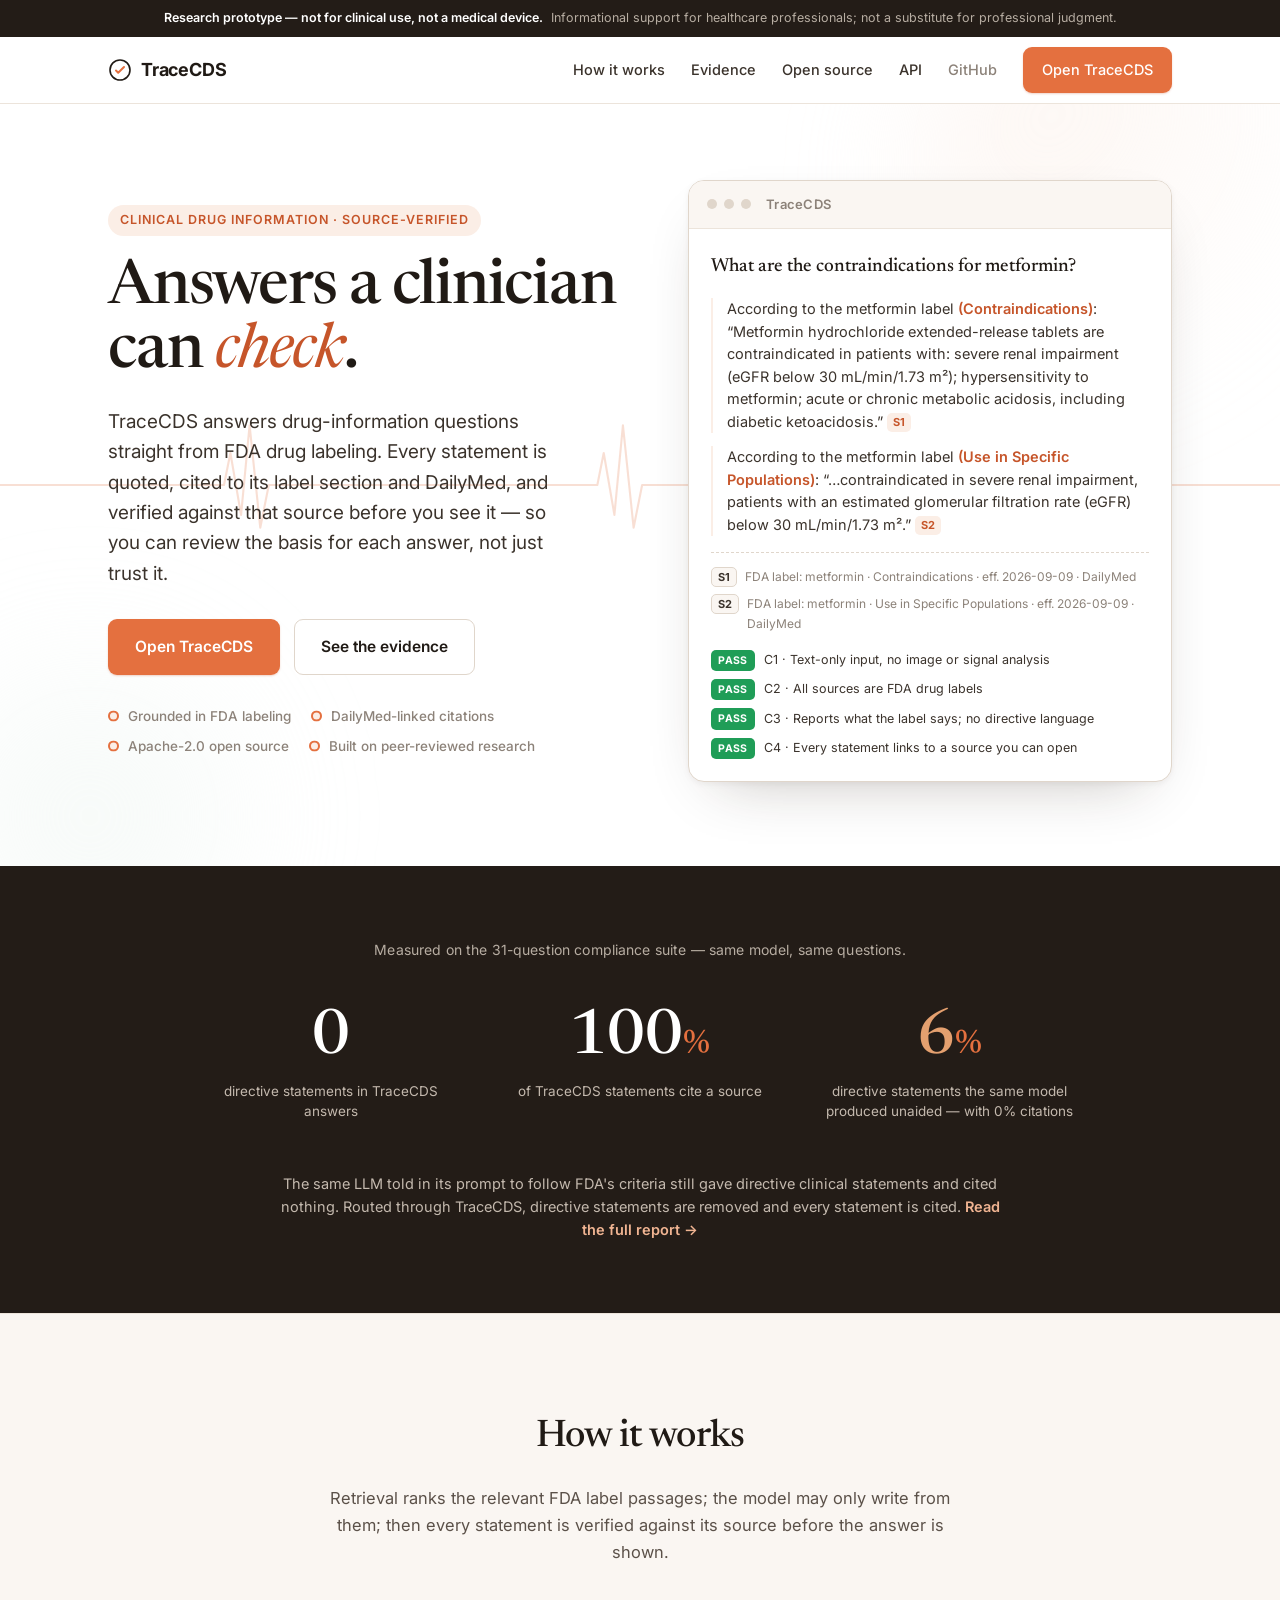
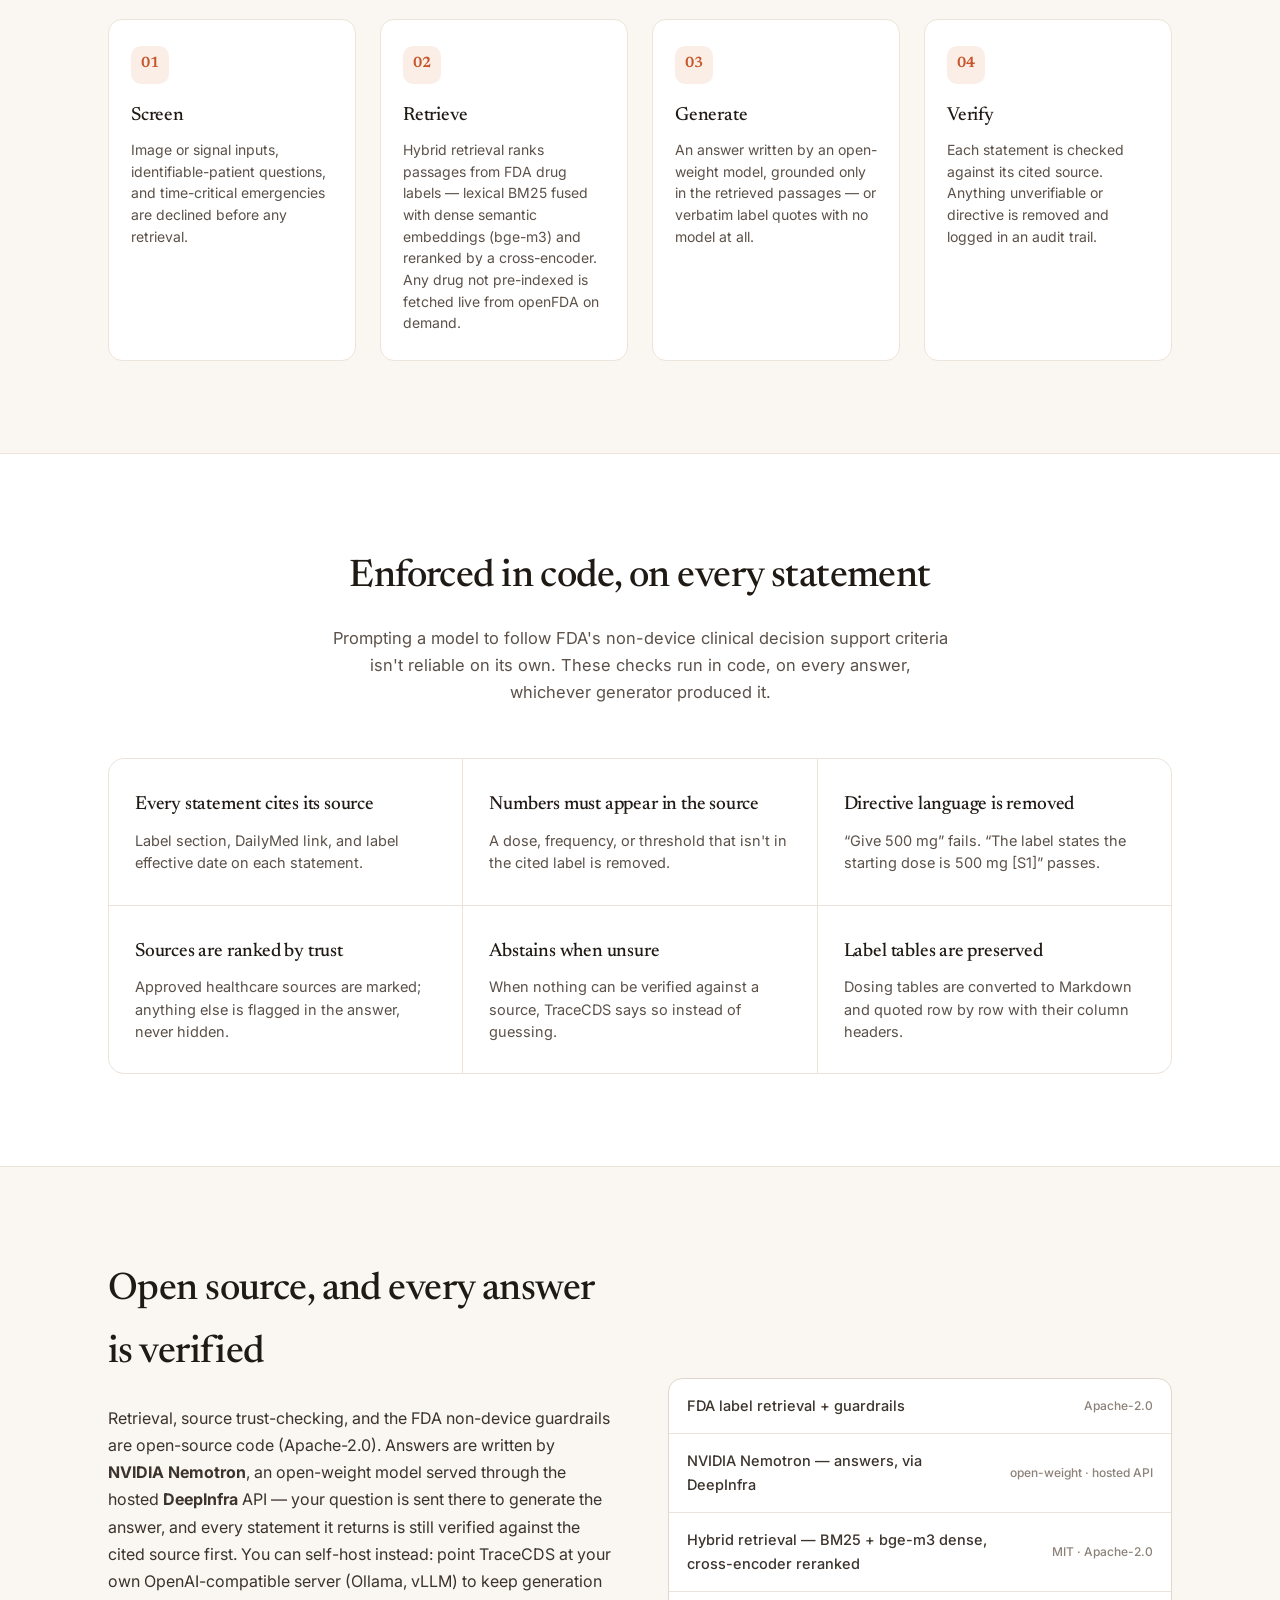
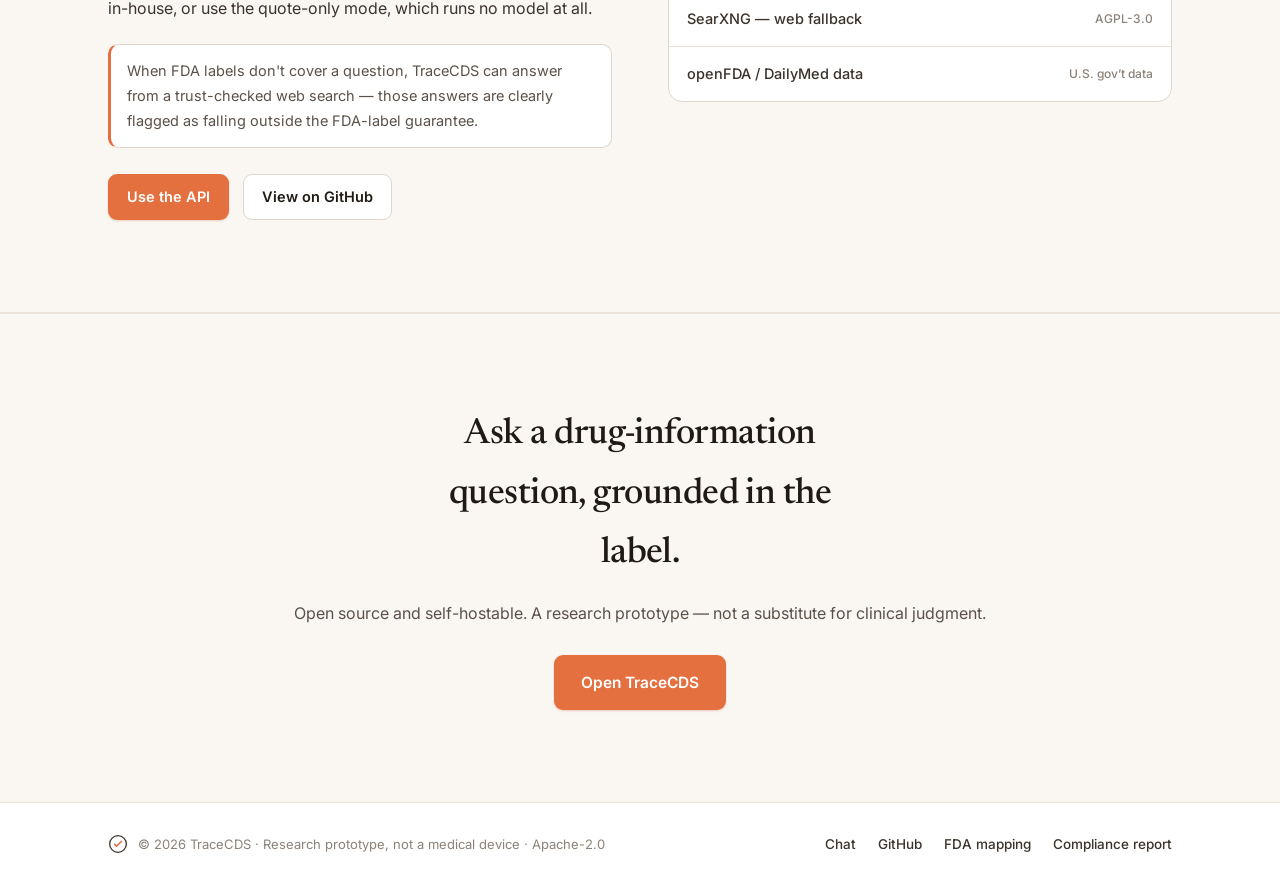
<file: site/index.html>
<!doctype html>
<html lang="en">
<head>
<meta charset="utf-8">
<meta name="viewport" content="width=device-width, initial-scale=1">
<title>TraceCDS — Source-verified clinical drug information</title>
<meta name="description" content="TraceCDS answers drug-information questions from FDA drug labeling. Every statement is quoted, cited to its label section and DailyMed, and verified against its source — built to stay within FDA's non-device clinical decision support criteria.">
<link rel="icon" href="data:image/svg+xml,%3Csvg xmlns='http://www.w3.org/2000/svg' viewBox='0 0 24 24'%3E%3Ccircle cx='12' cy='12' r='10' fill='none' stroke='%23211b16' stroke-width='1.6'/%3E%3Cpath d='M8 12.5l2.2 2.2L16 9' fill='none' stroke='%23e4703f' stroke-width='2' stroke-linecap='round' stroke-linejoin='round'/%3E%3C/svg%3E">
<link rel="preconnect" href="https://fonts.googleapis.com">
<link rel="preconnect" href="https://fonts.gstatic.com" crossorigin>
<link href="https://fonts.googleapis.com/css2?family=Inter:wght@400;500;600;700&family=Newsreader:ital,opsz,wght@0,6..72,400;0,6..72,500;0,6..72,600;1,6..72,420&display=swap" rel="stylesheet">
<link rel="stylesheet" href="styles.css?v=2">
</head>
<body>

<div class="topbar">
  <strong>Research prototype — not for clinical use, not a medical device.</strong>
  <span>Informational support for healthcare professionals; not a substitute for professional judgment.</span>
</div>

<header class="nav">
  <div class="nav-inner wrap">
    <a class="brand" href="/">
      <svg viewBox="0 0 24 24" fill="none" xmlns="http://www.w3.org/2000/svg" aria-hidden="true">
        <circle cx="12" cy="12" r="10" stroke="currentColor" stroke-width="1.6"/>
        <path d="M8 12.5l2.2 2.2L16 9" stroke="var(--accent-fill)" stroke-width="2" stroke-linecap="round" stroke-linejoin="round"/>
      </svg>
      <span>TraceCDS</span>
    </a>
    <nav class="nav-links">
      <a href="#how">How it works</a>
      <a href="#evidence">Evidence</a>
      <a href="#open">Open source</a>
      <a href="api.html">API</a>
      <a class="ghost-link" href="https://github.com/bigsleeme/trace-cds">GitHub</a>
      <a class="btn primary" href="https://chat.tracecds.com">Open TraceCDS</a>
    </nav>
  </div>
</header>

<section class="hero">
  <div class="hero-bg" aria-hidden="true">
    <span class="blob b1"></span>
    <span class="blob b2"></span>
    <svg class="ecg" viewBox="0 0 1200 160" preserveAspectRatio="xMidYMid meet">
      <path class="ecg-line" fill="none" d="M0,80 H200 l10,0 l6,-30 l10,58 l8,-84 l10,96 l8,-40 l12,0 H550
        l10,0 l6,-30 l10,58 l8,-84 l10,96 l8,-40 l12,0 H900
        l10,0 l6,-30 l10,58 l8,-84 l10,96 l8,-40 l12,0 H1250
        l10,0 l6,-30 l10,58 l8,-84 l10,96 l8,-40 l12,0 H1600"/>
    </svg>
  </div>
  <div class="wrap hero-grid">
    <div class="hero-copy">
      <span class="eyebrow">Clinical drug information · source-verified</span>
      <h1>Answers a clinician can <em>check</em>.</h1>
      <p class="lede">
        TraceCDS answers drug-information questions straight from FDA drug labeling. Every
        statement is quoted, cited to its label section and DailyMed, and verified against that
        source before you see it — so you can review the basis for each answer, not just trust it.
      </p>
      <div class="cta-row">
        <a class="btn primary lg" href="https://chat.tracecds.com">Open TraceCDS</a>
        <a class="btn outline lg" href="#evidence">See the evidence</a>
      </div>
      <ul class="trust-row">
        <li>Grounded in FDA labeling</li>
        <li>DailyMed-linked citations</li>
        <li>Apache-2.0 open source</li>
        <li>Built on peer-reviewed research</li>
      </ul>
    </div>

    <figure class="answer-card" aria-label="Example TraceCDS answer">
      <div class="ac-head">
        <span class="dot"></span><span class="dot"></span><span class="dot"></span>
        <span class="ac-title">TraceCDS</span>
      </div>
      <div class="ac-body">
        <p class="ac-q">What are the contraindications for metformin?</p>
        <p class="ac-stmt">
          According to the metformin label <span class="ac-sec">(Contraindications)</span>:
          “Metformin hydrochloride extended-release tablets are contraindicated in patients with:
          severe renal impairment (eGFR below 30 mL/min/1.73 m²); hypersensitivity to metformin;
          acute or chronic metabolic acidosis, including diabetic ketoacidosis.” <span class="cite">S1</span>
        </p>
        <p class="ac-stmt">
          According to the metformin label <span class="ac-sec">(Use in Specific Populations)</span>:
          “…contraindicated in severe renal impairment, patients with an estimated glomerular
          filtration rate (eGFR) below 30 mL/min/1.73 m².” <span class="cite">S2</span>
        </p>
        <div class="ac-sources">
          <div><span class="src-badge">S1</span> FDA label: metformin · Contraindications · eff. 2026-09-09 · DailyMed</div>
          <div><span class="src-badge">S2</span> FDA label: metformin · Use in Specific Populations · eff. 2026-09-09 · DailyMed</div>
        </div>
        <div class="ac-checks">
          <div><span class="pass">PASS</span> C1 · Text-only input, no image or signal analysis</div>
          <div><span class="pass">PASS</span> C2 · All sources are FDA drug labels</div>
          <div><span class="pass">PASS</span> C3 · Reports what the label says; no directive language</div>
          <div><span class="pass">PASS</span> C4 · Every statement links to a source you can open</div>
        </div>
      </div>
    </figure>
  </div>
</section>

<section class="stats" id="evidence">
  <div class="wrap">
    <p class="stats-kicker">Measured on the 31-question compliance suite — same model, same questions.</p>
    <div class="stat-grid">
      <div class="stat">
        <span class="num">0</span>
        <span class="lbl">directive statements in TraceCDS answers</span>
      </div>
      <div class="stat">
        <span class="num">100<span class="pct">%</span></span>
        <span class="lbl">of TraceCDS statements cite a source</span>
      </div>
      <div class="stat contrast">
        <span class="num">6<span class="pct">%</span></span>
        <span class="lbl">directive statements the same model produced unaided — with 0% citations</span>
      </div>
    </div>
    <p class="stats-foot">
      The same LLM told in its prompt to follow FDA's criteria still gave directive clinical
      statements and cited nothing. Routed through TraceCDS, directive statements are removed and
      every statement is cited. <a href="https://github.com/bigsleeme/trace-cds/blob/main/docs/compliance_results.md">Read the full report →</a>
    </p>
  </div>
</section>

<section id="how" class="band">
  <div class="wrap">
    <h2 class="sec-title">How it works</h2>
    <p class="sec-sub">
      Retrieval ranks the relevant FDA label passages; the model may only write from them; then
      every statement is verified against its source before the answer is shown.
    </p>
    <ol class="flow">
      <li class="step">
        <span class="step-n">01</span>
        <h3>Screen</h3>
        <p>Image or signal inputs, identifiable-patient questions, and time-critical emergencies are declined before any retrieval.</p>
      </li>
      <li class="step">
        <span class="step-n">02</span>
        <h3>Retrieve</h3>
        <p>Hybrid retrieval ranks passages from FDA drug labels — lexical BM25 fused with dense semantic embeddings (bge-m3) and reranked by a cross-encoder. Any drug not pre-indexed is fetched live from openFDA on demand.</p>
      </li>
      <li class="step">
        <span class="step-n">03</span>
        <h3>Generate</h3>
        <p>An answer written by an open-weight model, grounded only in the retrieved passages — or verbatim label quotes with no model at all.</p>
      </li>
      <li class="step">
        <span class="step-n">04</span>
        <h3>Verify</h3>
        <p>Each statement is checked against its cited source. Anything unverifiable or directive is removed and logged in an audit trail.</p>
      </li>
    </ol>
  </div>
</section>

<section>
  <div class="wrap">
    <h2 class="sec-title">Enforced in code, on every statement</h2>
    <p class="sec-sub">
      Prompting a model to follow FDA's non-device clinical decision support criteria isn't
      reliable on its own. These checks run in code, on every answer, whichever generator produced it.
    </p>
    <div class="feat-grid">
      <div class="feat"><h3>Every statement cites its source</h3><p>Label section, DailyMed link, and label effective date on each statement.</p></div>
      <div class="feat"><h3>Numbers must appear in the source</h3><p>A dose, frequency, or threshold that isn't in the cited label is removed.</p></div>
      <div class="feat"><h3>Directive language is removed</h3><p>“Give 500 mg” fails. “The label states the starting dose is 500 mg [S1]” passes.</p></div>
      <div class="feat"><h3>Sources are ranked by trust</h3><p>Approved healthcare sources are marked; anything else is flagged in the answer, never hidden.</p></div>
      <div class="feat"><h3>Abstains when unsure</h3><p>When nothing can be verified against a source, TraceCDS says so instead of guessing.</p></div>
      <div class="feat"><h3>Label tables are preserved</h3><p>Dosing tables are converted to Markdown and quoted row by row with their column headers.</p></div>
    </div>
  </div>
</section>

<section id="open" class="band">
  <div class="wrap open-grid">
    <div class="open-copy">
      <h2 class="sec-title left">Open source, and every answer is verified</h2>
      <p>
        Retrieval, source trust-checking, and the FDA non-device guardrails are open-source code
        (Apache-2.0). Answers are written by <strong>NVIDIA Nemotron</strong>, an open-weight model
        served through the hosted <strong>DeepInfra</strong> API — your question is sent there to
        generate the answer, and every statement it returns is still verified against the cited
        source first. You can self-host instead: point TraceCDS at your own OpenAI-compatible
        server (Ollama, vLLM) to keep generation in-house, or use the quote-only mode, which runs no
        model at all.
      </p>
      <p class="caveat">
        When FDA labels don't cover a question, TraceCDS can answer from a trust-checked web
        search — those answers are clearly flagged as falling outside the FDA-label guarantee.
      </p>
      <div class="cta-row" style="margin-top:26px">
        <a class="btn primary" href="api.html">Use the API</a>
        <a class="btn outline" href="https://github.com/bigsleeme/trace-cds">View on GitHub</a>
      </div>
    </div>
    <div class="stack">
      <div class="stack-row"><span>FDA label retrieval + guardrails</span><span class="lic">Apache-2.0</span></div>
      <div class="stack-row"><span>NVIDIA Nemotron — answers, via DeepInfra</span><span class="lic">open-weight · hosted API</span></div>
      <div class="stack-row"><span>Hybrid retrieval — BM25 + bge-m3 dense, cross-encoder reranked</span><span class="lic">MIT · Apache-2.0</span></div>
      <div class="stack-row"><span>SearXNG — web fallback</span><span class="lic">AGPL-3.0</span></div>
      <div class="stack-row"><span>openFDA / DailyMed data</span><span class="lic">U.S. gov’t data</span></div>
    </div>
  </div>
</section>

<section class="final">
  <div class="wrap">
    <h2>Ask a drug-information question, grounded in the label.</h2>
    <p>Open source and self-hostable. A research prototype — not a substitute for clinical judgment.</p>
    <a class="btn primary lg" href="https://chat.tracecds.com">Open TraceCDS</a>
  </div>
</section>

<footer>
  <div class="wrap foot-inner">
    <div class="foot-brand">
      <svg viewBox="0 0 24 24" fill="none" xmlns="http://www.w3.org/2000/svg" aria-hidden="true">
        <circle cx="12" cy="12" r="10" stroke="currentColor" stroke-width="1.6"/>
        <path d="M8 12.5l2.2 2.2L16 9" stroke="var(--accent-fill)" stroke-width="2" stroke-linecap="round" stroke-linejoin="round"/>
      </svg>
      <span>© 2026 TraceCDS · Research prototype, not a medical device · Apache-2.0</span>
    </div>
    <div class="foot-links">
      <a href="https://chat.tracecds.com">Chat</a>
      <a href="https://github.com/bigsleeme/trace-cds">GitHub</a>
      <a href="https://github.com/bigsleeme/trace-cds/blob/main/docs/fda_cds_mapping.md">FDA mapping</a>
      <a href="https://github.com/bigsleeme/trace-cds/blob/main/docs/compliance_results.md">Compliance report</a>
    </div>
  </div>
</footer>

<script>
// Local testing: the chat app runs on its own port instead of chat.tracecds.com.
if (["localhost", "127.0.0.1"].includes(location.hostname)) {
  document.querySelectorAll('a[href="https://chat.tracecds.com"]').forEach(function (a) {
    a.href = "http://localhost:7860";
  });
}
// Tasteful scroll-reveal; only when motion is allowed, never hides content for no-JS/crawlers.
(function () {
  if (window.matchMedia("(prefers-reduced-motion: reduce)").matches) return;
  if (!("IntersectionObserver" in window)) return;
  function prep(el, i) { el.classList.add("reveal"); el.style.transitionDelay = Math.min(i, 6) * 60 + "ms"; }
  document.querySelectorAll(".flow, .feat-grid, .stat-grid, .stack").forEach(function (g) {
    [].slice.call(g.children).forEach(prep);
  });
  [".hero-copy", ".answer-card"].forEach(function (s, i) { var el = document.querySelector(s); if (el) prep(el, i); });
  var io = new IntersectionObserver(function (es) {
    es.forEach(function (e) { if (e.isIntersecting) { e.target.classList.add("in"); io.unobserve(e.target); } });
  }, { threshold: 0.12, rootMargin: "0px 0px -40px 0px" });
  document.querySelectorAll(".reveal").forEach(function (el) { io.observe(el); });
})();
</script>
</body>
</html>
</file>
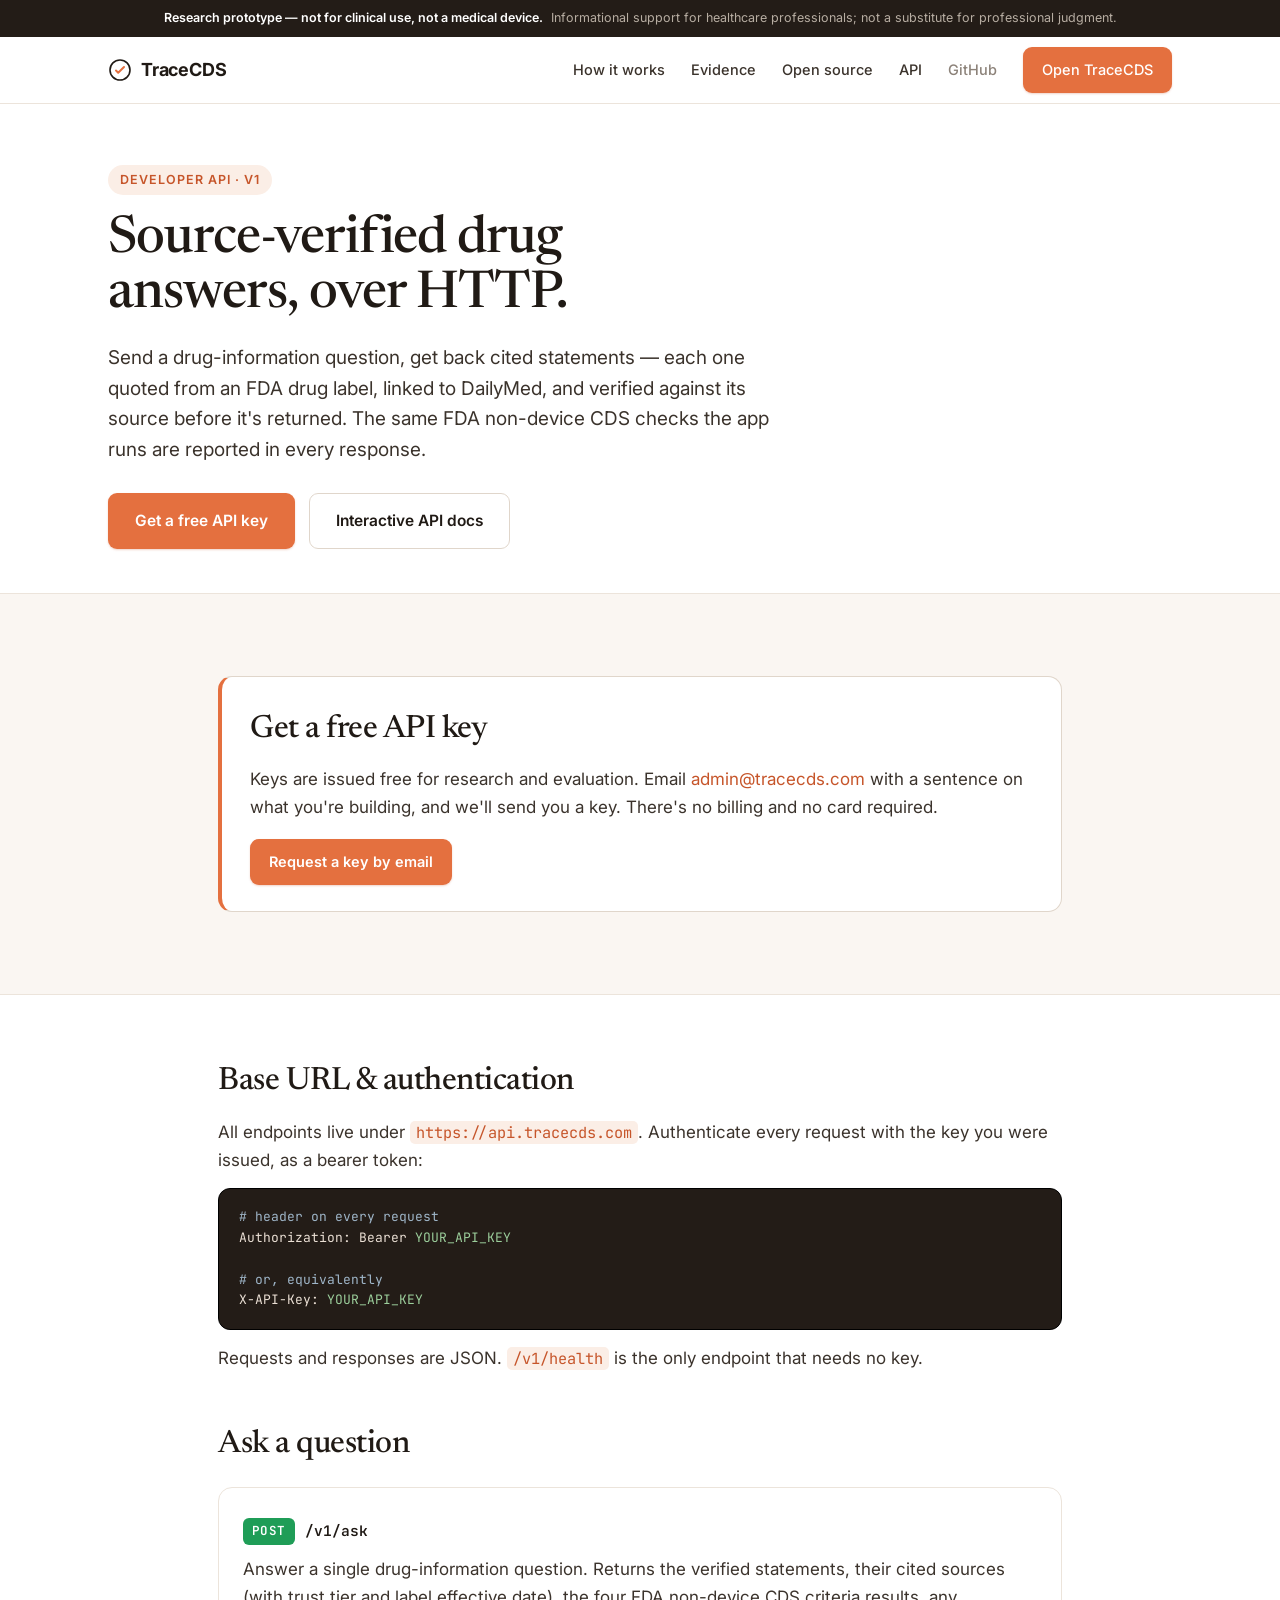
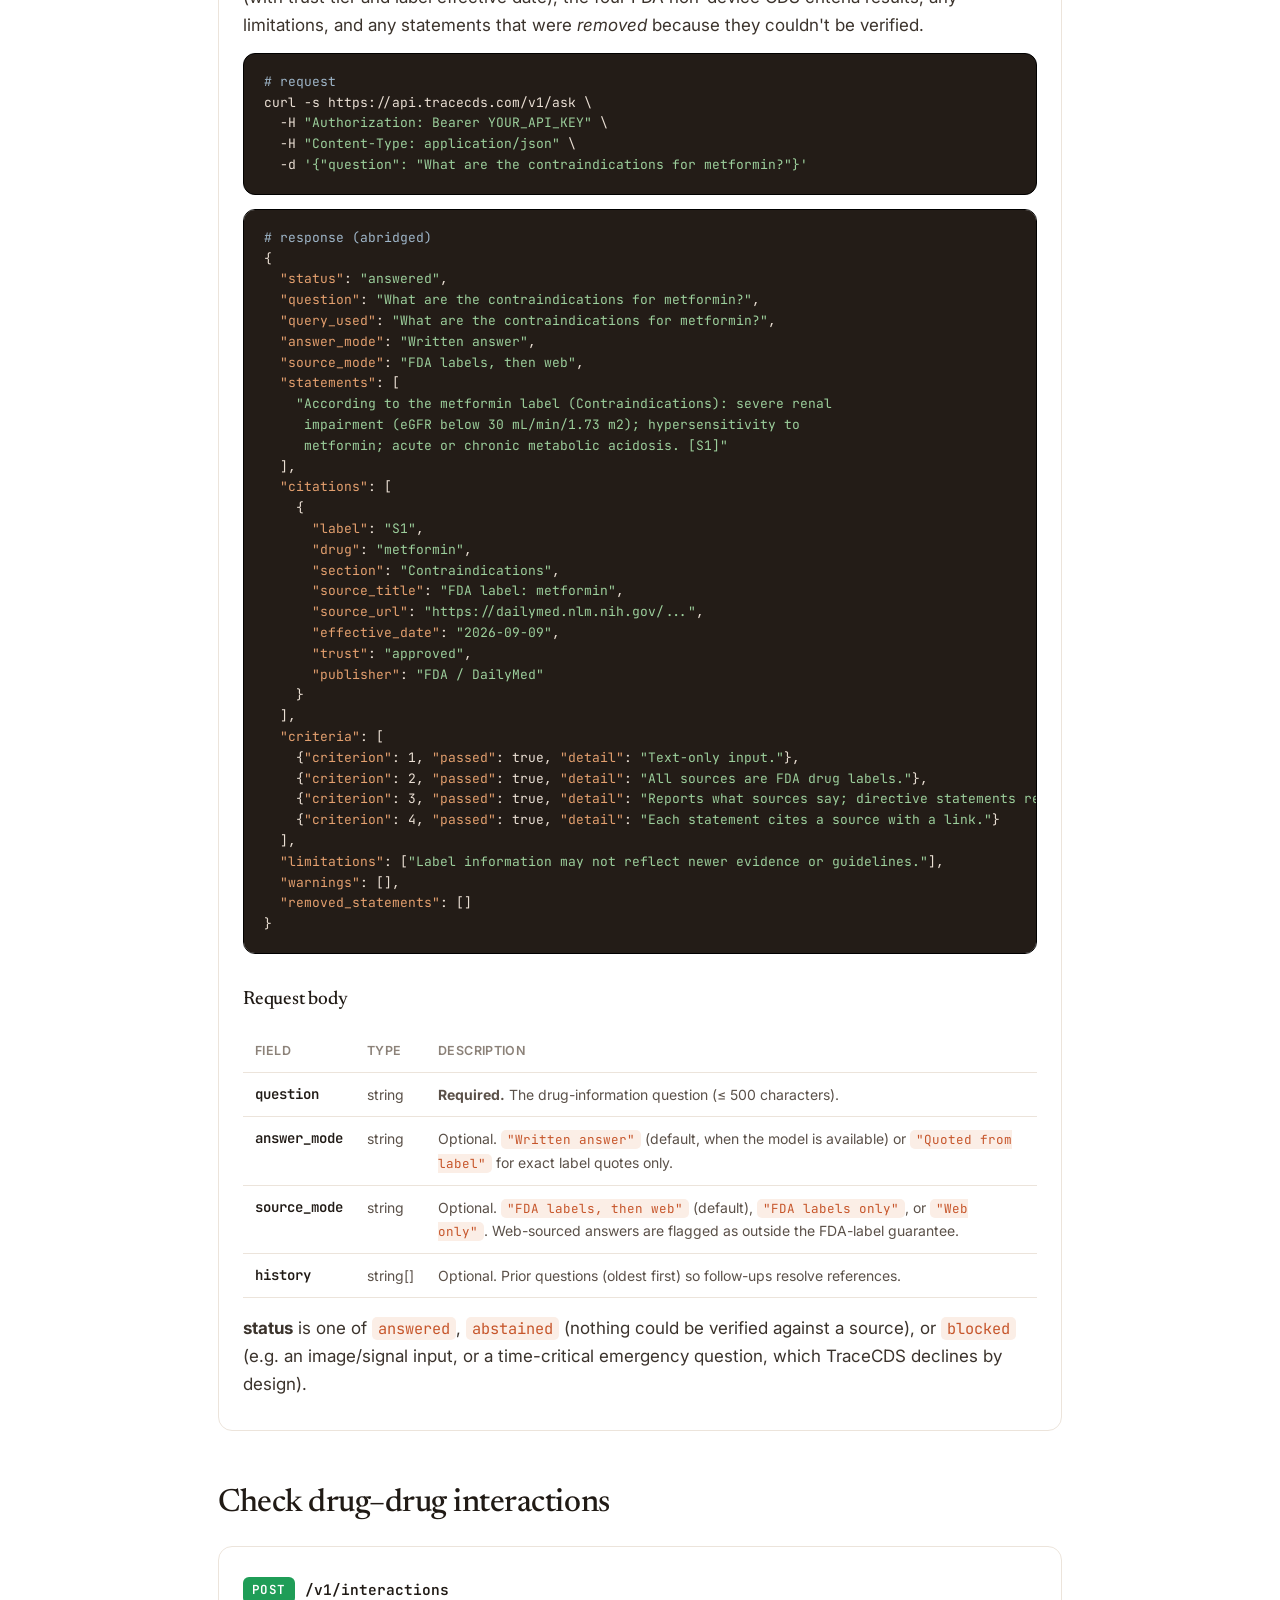
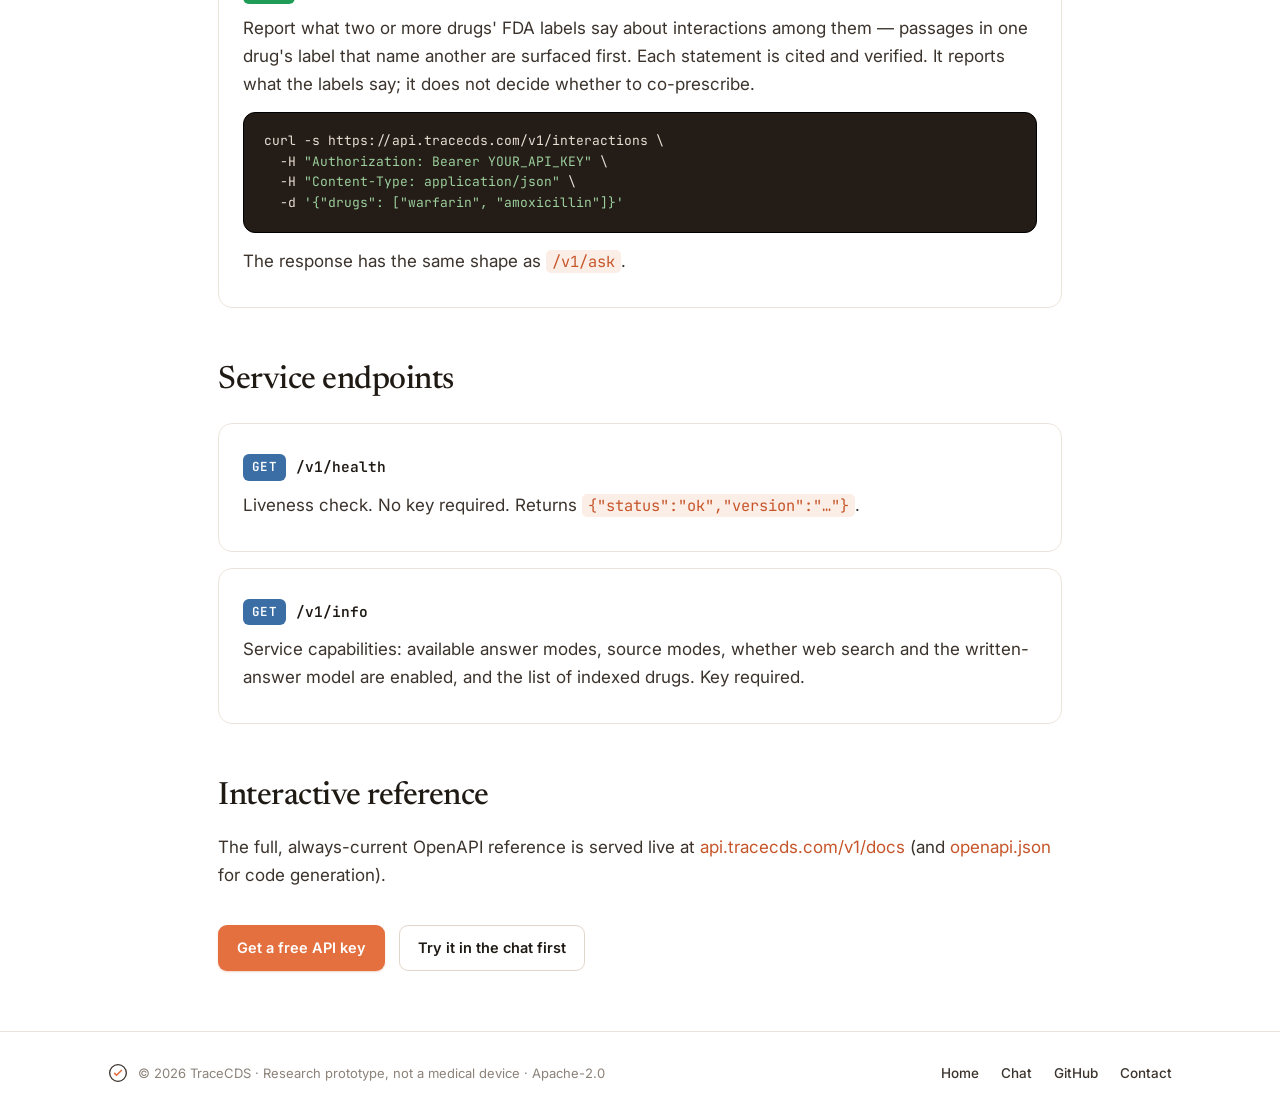
<file: site/api.html>
<!doctype html>
<html lang="en">
<head>
<meta charset="utf-8">
<meta name="viewport" content="width=device-width, initial-scale=1">
<title>TraceCDS API — Source-verified drug information for developers</title>
<meta name="description" content="The TraceCDS API returns source-checked, FDA-label-cited answers to drug-information questions. Get a free API key and start in minutes.">
<link rel="icon" href="data:image/svg+xml,%3Csvg xmlns='http://www.w3.org/2000/svg' viewBox='0 0 24 24'%3E%3Ccircle cx='12' cy='12' r='10' fill='none' stroke='%23211b16' stroke-width='1.6'/%3E%3Cpath d='M8 12.5l2.2 2.2L16 9' fill='none' stroke='%23e4703f' stroke-width='2' stroke-linecap='round' stroke-linejoin='round'/%3E%3C/svg%3E">
<link rel="preconnect" href="https://fonts.googleapis.com">
<link rel="preconnect" href="https://fonts.gstatic.com" crossorigin>
<link href="https://fonts.googleapis.com/css2?family=Inter:wght@400;500;600;700&family=Newsreader:ital,opsz,wght@0,6..72,400;0,6..72,500;0,6..72,600;1,6..72,420&display=swap" rel="stylesheet">
<link href="https://fonts.googleapis.com/css2?family=JetBrains+Mono:wght@400;500;600&display=swap" rel="stylesheet">
<link rel="stylesheet" href="styles.css">
<style>
  .api-hero{padding:60px 0 44px}
  .api-hero .eyebrow{margin-bottom:18px}
  .api-hero h1{font-size:clamp(34px,4.6vw,52px);line-height:1.06;letter-spacing:-.02em;max-width:17ch}
  .api-hero .lede{margin:20px 0 28px;max-width:56ch}
  .doc{padding:60px 0}
  .doc h2{font-size:clamp(24px,3vw,32px);letter-spacing:-.015em;margin-bottom:10px}
  .doc h3{font-size:19px;margin:30px 0 10px}
  .doc p{margin:10px 0;color:var(--ink-2)}
  .doc ul{color:var(--ink-2);padding-left:20px;margin:12px 0}
  .doc li{margin:6px 0}
  .lead-row{display:flex;gap:10px;flex-wrap:wrap;align-items:center;margin:8px 0 2px}
  .method{font-family:var(--mono);font-size:12.5px;font-weight:600;color:#fff;background:var(--ok);
    border-radius:6px;padding:3px 9px;letter-spacing:.03em}
  .method.get{background:#3a6ea5}
  .path{font-family:var(--mono);font-size:14.5px;color:var(--ink);font-weight:600}
  pre{background:var(--ink-band);color:#eadfd4;border-radius:12px;padding:18px 20px;overflow-x:auto;
    font-family:var(--mono);font-size:13px;line-height:1.6;margin:14px 0;border:1px solid #000}
  pre .c{color:#9fb6c9}            /* comment / url */
  pre .k{color:#e4a06f}            /* key */
  pre .s{color:#9ccf9c}            /* string */
  code.inline{font-family:var(--mono);font-size:.9em;background:var(--accent-soft);color:var(--accent);
    border-radius:5px;padding:1px 6px}
  .key-card{background:#fff;border:1px solid var(--line-2);border-left:4px solid var(--accent-fill);
    border-radius:14px;padding:26px 28px;margin:22px 0}
  .key-card h2{margin-top:0}
  .key-card .btn{margin-top:8px}
  table.params{width:100%;border-collapse:collapse;margin:16px 0;font-size:14px}
  table.params th,table.params td{text-align:left;padding:10px 12px;border-bottom:1px solid var(--line);vertical-align:top}
  table.params th{color:var(--muted);font-weight:600;font-size:12.5px;letter-spacing:.03em;text-transform:uppercase}
  table.params td:first-child{font-family:var(--mono);color:var(--ink);font-weight:600;white-space:nowrap}
  .ep{border:1px solid var(--line);border-radius:14px;padding:22px 24px;margin:16px 0;background:#fff}
  .doc .wrap{max-width:900px}
  :root{--mono:"JetBrains Mono",ui-monospace,SFMono-Regular,Menlo,Consolas,monospace}
</style>
</head>
<body>

<div class="topbar">
  <strong>Research prototype — not for clinical use, not a medical device.</strong>
  <span>Informational support for healthcare professionals; not a substitute for professional judgment.</span>
</div>

<header class="nav">
  <div class="nav-inner wrap">
    <a class="brand" href="/">
      <svg viewBox="0 0 24 24" fill="none" xmlns="http://www.w3.org/2000/svg" aria-hidden="true">
        <circle cx="12" cy="12" r="10" stroke="currentColor" stroke-width="1.6"/>
        <path d="M8 12.5l2.2 2.2L16 9" stroke="var(--accent-fill)" stroke-width="2" stroke-linecap="round" stroke-linejoin="round"/>
      </svg>
      <span>TraceCDS</span>
    </a>
    <nav class="nav-links">
      <a href="/#how">How it works</a>
      <a href="/#evidence">Evidence</a>
      <a href="/#open">Open source</a>
      <a href="api.html">API</a>
      <a class="ghost-link" href="https://github.com/bigsleeme/trace-cds">GitHub</a>
      <a class="btn primary" href="https://chat.tracecds.com">Open TraceCDS</a>
    </nav>
  </div>
</header>

<section class="api-hero">
  <div class="wrap">
    <span class="eyebrow">Developer API · v1</span>
    <h1>Source-verified drug answers, over HTTP.</h1>
    <p class="lede">
      Send a drug-information question, get back cited statements — each one quoted from an FDA
      drug label, linked to DailyMed, and verified against its source before it's returned. The
      same FDA non-device CDS checks the app runs are reported in every response.
    </p>
    <div class="cta-row">
      <a class="btn primary lg" href="#key">Get a free API key</a>
      <a class="btn outline lg" href="https://api.tracecds.com/v1/docs">Interactive API docs</a>
    </div>
  </div>
</section>

<section class="doc band" id="key">
  <div class="wrap">
    <div class="key-card">
      <h2>Get a free API key</h2>
      <p>
        Keys are issued free for research and evaluation. Email
        <a href="mailto:admin@tracecds.com?subject=TraceCDS%20API%20key%20request">admin@tracecds.com</a>
        with a sentence on what you're building, and we'll send you a key. There's no billing and no
        card required.
      </p>
      <a class="btn primary" href="mailto:admin@tracecds.com?subject=TraceCDS%20API%20key%20request&body=Hi%2C%20I%27d%20like%20a%20free%20TraceCDS%20API%20key.%20I%27m%20building%3A%20">Request a key by email</a>
    </div>
  </div>
</section>

<section class="doc">
  <div class="wrap">
    <h2>Base URL &amp; authentication</h2>
    <p>All endpoints live under <code class="inline">https://api.tracecds.com</code>. Authenticate every
      request with the key you were issued, as a bearer token:</p>
<pre><span class="c"># header on every request</span>
Authorization: Bearer <span class="s">YOUR_API_KEY</span>

<span class="c"># or, equivalently</span>
X-API-Key: <span class="s">YOUR_API_KEY</span></pre>
    <p>Requests and responses are JSON. <code class="inline">/v1/health</code> is the only endpoint that
      needs no key.</p>

    <h2 style="margin-top:46px">Ask a question</h2>
    <div class="ep">
      <div class="lead-row"><span class="method">POST</span><span class="path">/v1/ask</span></div>
      <p>Answer a single drug-information question. Returns the verified statements, their cited sources
        (with trust tier and label effective date), the four FDA non-device CDS criteria results, any
        limitations, and any statements that were <em>removed</em> because they couldn't be verified.</p>
<pre><span class="c"># request</span>
curl -s https://api.tracecds.com/v1/ask \
  -H <span class="s">"Authorization: Bearer YOUR_API_KEY"</span> \
  -H <span class="s">"Content-Type: application/json"</span> \
  -d <span class="s">'{"question": "What are the contraindications for metformin?"}'</span></pre>
<pre><span class="c"># response (abridged)</span>
{
  <span class="k">"status"</span>: <span class="s">"answered"</span>,
  <span class="k">"question"</span>: <span class="s">"What are the contraindications for metformin?"</span>,
  <span class="k">"query_used"</span>: <span class="s">"What are the contraindications for metformin?"</span>,
  <span class="k">"answer_mode"</span>: <span class="s">"Written answer"</span>,
  <span class="k">"source_mode"</span>: <span class="s">"FDA labels, then web"</span>,
  <span class="k">"statements"</span>: [
    <span class="s">"According to the metformin label (Contraindications): severe renal</span>
<span class="s">     impairment (eGFR below 30 mL/min/1.73 m2); hypersensitivity to</span>
<span class="s">     metformin; acute or chronic metabolic acidosis. [S1]"</span>
  ],
  <span class="k">"citations"</span>: [
    {
      <span class="k">"label"</span>: <span class="s">"S1"</span>,
      <span class="k">"drug"</span>: <span class="s">"metformin"</span>,
      <span class="k">"section"</span>: <span class="s">"Contraindications"</span>,
      <span class="k">"source_title"</span>: <span class="s">"FDA label: metformin"</span>,
      <span class="k">"source_url"</span>: <span class="s">"https://dailymed.nlm.nih.gov/..."</span>,
      <span class="k">"effective_date"</span>: <span class="s">"2026-09-09"</span>,
      <span class="k">"trust"</span>: <span class="s">"approved"</span>,
      <span class="k">"publisher"</span>: <span class="s">"FDA / DailyMed"</span>
    }
  ],
  <span class="k">"criteria"</span>: [
    {<span class="k">"criterion"</span>: 1, <span class="k">"passed"</span>: true, <span class="k">"detail"</span>: <span class="s">"Text-only input."</span>},
    {<span class="k">"criterion"</span>: 2, <span class="k">"passed"</span>: true, <span class="k">"detail"</span>: <span class="s">"All sources are FDA drug labels."</span>},
    {<span class="k">"criterion"</span>: 3, <span class="k">"passed"</span>: true, <span class="k">"detail"</span>: <span class="s">"Reports what sources say; directive statements removed."</span>},
    {<span class="k">"criterion"</span>: 4, <span class="k">"passed"</span>: true, <span class="k">"detail"</span>: <span class="s">"Each statement cites a source with a link."</span>}
  ],
  <span class="k">"limitations"</span>: [<span class="s">"Label information may not reflect newer evidence or guidelines."</span>],
  <span class="k">"warnings"</span>: [],
  <span class="k">"removed_statements"</span>: []
}</pre>
      <h3>Request body</h3>
      <table class="params">
        <tr><th>Field</th><th>Type</th><th>Description</th></tr>
        <tr><td>question</td><td>string</td><td><strong>Required.</strong> The drug-information question (≤ 500 characters).</td></tr>
        <tr><td>answer_mode</td><td>string</td><td>Optional. <code class="inline">"Written answer"</code> (default, when the model is available) or <code class="inline">"Quoted from label"</code> for exact label quotes only.</td></tr>
        <tr><td>source_mode</td><td>string</td><td>Optional. <code class="inline">"FDA labels, then web"</code> (default), <code class="inline">"FDA labels only"</code>, or <code class="inline">"Web only"</code>. Web-sourced answers are flagged as outside the FDA-label guarantee.</td></tr>
        <tr><td>history</td><td>string[]</td><td>Optional. Prior questions (oldest first) so follow-ups resolve references.</td></tr>
      </table>
      <p><strong>status</strong> is one of <code class="inline">answered</code>, <code class="inline">abstained</code>
        (nothing could be verified against a source), or <code class="inline">blocked</code> (e.g. an image/signal
        input, or a time-critical emergency question, which TraceCDS declines by design).</p>
    </div>

    <h2 style="margin-top:46px">Check drug–drug interactions</h2>
    <div class="ep">
      <div class="lead-row"><span class="method">POST</span><span class="path">/v1/interactions</span></div>
      <p>Report what two or more drugs' FDA labels say about interactions among them — passages in one
        drug's label that name another are surfaced first. Each statement is cited and verified. It
        reports what the labels say; it does not decide whether to co-prescribe.</p>
<pre>curl -s https://api.tracecds.com/v1/interactions \
  -H <span class="s">"Authorization: Bearer YOUR_API_KEY"</span> \
  -H <span class="s">"Content-Type: application/json"</span> \
  -d <span class="s">'{"drugs": ["warfarin", "amoxicillin"]}'</span></pre>
      <p>The response has the same shape as <code class="inline">/v1/ask</code>.</p>
    </div>

    <h2 style="margin-top:46px">Service endpoints</h2>
    <div class="ep">
      <div class="lead-row"><span class="method get">GET</span><span class="path">/v1/health</span></div>
      <p>Liveness check. No key required. Returns <code class="inline">{"status":"ok","version":"…"}</code>.</p>
    </div>
    <div class="ep">
      <div class="lead-row"><span class="method get">GET</span><span class="path">/v1/info</span></div>
      <p>Service capabilities: available answer modes, source modes, whether web search and the
        written-answer model are enabled, and the list of indexed drugs. Key required.</p>
    </div>

    <h2 style="margin-top:46px">Interactive reference</h2>
    <p>The full, always-current OpenAPI reference is served live at
      <a href="https://api.tracecds.com/v1/docs">api.tracecds.com/v1/docs</a>
      (and <a href="https://api.tracecds.com/v1/openapi.json">openapi.json</a> for code generation).</p>

    <div class="cta-row" style="margin-top:36px">
      <a class="btn primary" href="#key">Get a free API key</a>
      <a class="btn outline" href="https://chat.tracecds.com">Try it in the chat first</a>
    </div>
  </div>
</section>

<footer>
  <div class="wrap foot-inner">
    <div class="foot-brand">
      <svg viewBox="0 0 24 24" fill="none" xmlns="http://www.w3.org/2000/svg" aria-hidden="true">
        <circle cx="12" cy="12" r="10" stroke="currentColor" stroke-width="1.6"/>
        <path d="M8 12.5l2.2 2.2L16 9" stroke="var(--accent-fill)" stroke-width="2" stroke-linecap="round" stroke-linejoin="round"/>
      </svg>
      <span>© 2026 TraceCDS · Research prototype, not a medical device · Apache-2.0</span>
    </div>
    <div class="foot-links">
      <a href="/">Home</a>
      <a href="https://chat.tracecds.com">Chat</a>
      <a href="https://github.com/bigsleeme/trace-cds">GitHub</a>
      <a href="mailto:admin@tracecds.com">Contact</a>
    </div>
  </div>
</footer>

</body>
</html>
</file>
<file: site/styles.css>
/* TraceCDS homepage — editorial-clinical light theme */
:root{
  --paper:#ffffff;
  --alt:#faf6f2;          /* warm off-white band */
  --ink:#201a15;          /* warm near-black, headings */
  --ink-2:#3b332c;
  --body:#5b5149;         /* body text */
  --muted:#8c8279;
  --line:#ece4db;
  --line-2:#e0d6cb;
  --accent:#c6552a;       /* deepened coral — AA text/links on white */
  --accent-fill:#e4703f;  /* button/mark fill — ties to the chat UI */
  --accent-soft:#fbeee6;
  --ink-band:#231c17;     /* dark band bg */
  --ok:#1f9d57;
  --maxw:1120px;
  --serif:"Newsreader",Georgia,"Times New Roman",serif;
  --sans:"Inter",system-ui,-apple-system,Segoe UI,Roboto,Helvetica,Arial,sans-serif;
  color-scheme:light;
}
*{box-sizing:border-box}
html{scroll-behavior:smooth}
body{
  margin:0;background:var(--paper);color:var(--body);
  font-family:var(--sans);font-size:17px;line-height:1.65;
  -webkit-font-smoothing:antialiased;text-rendering:optimizeLegibility;
}
.wrap{max-width:var(--maxw);margin:0 auto;padding:0 28px}
a{color:var(--accent);text-decoration:none}
a:hover{text-decoration:underline}
h1,h2,h3{color:var(--ink);font-family:var(--serif);font-weight:500;letter-spacing:-.01em;margin:0}
section{padding:92px 0}
.band{background:var(--alt);border-top:1px solid var(--line);border-bottom:1px solid var(--line)}

/* top disclaimer */
.topbar{background:var(--ink-band);color:#efe7df;font-size:12.5px;text-align:center;
  padding:8px 20px;display:flex;gap:8px;justify-content:center;flex-wrap:wrap}
.topbar strong{color:#fff;font-weight:600}
.topbar span{color:#b7ada2}

/* nav */
.nav{position:sticky;top:0;z-index:40;background:rgba(255,255,255,.88);
  backdrop-filter:saturate(1.3) blur(10px);border-bottom:1px solid var(--line)}
.nav-inner{display:flex;align-items:center;justify-content:space-between;height:66px}
.brand{display:flex;align-items:center;gap:9px;color:var(--ink);font-weight:700;font-size:18px;letter-spacing:-.01em}
.brand:hover{text-decoration:none}
.brand svg{width:24px;height:24px}
.nav-links{display:flex;align-items:center;gap:26px}
.nav-links a{color:var(--ink-2);font-size:14.5px;font-weight:500}
.nav-links a:hover{color:var(--accent);text-decoration:none}
.nav-links .ghost-link{color:var(--muted)}

/* buttons */
.btn{display:inline-flex;align-items:center;justify-content:center;gap:8px;
  border-radius:9px;font-weight:600;font-size:14.5px;padding:10px 18px;border:1px solid transparent;
  transition:transform .12s ease,box-shadow .2s ease,background .2s ease}
.btn:hover{text-decoration:none;transform:translateY(-1px)}
.btn.lg{padding:14px 26px;font-size:15.5px}
.btn.primary{background:var(--accent-fill);color:#fff;box-shadow:0 1px 2px rgba(198,85,42,.25)}
.btn.primary:hover{background:var(--accent);box-shadow:0 6px 18px rgba(198,85,42,.28)}
.btn.outline{background:#fff;color:var(--ink);border-color:var(--line-2)}
.btn.outline:hover{border-color:var(--accent);color:var(--accent)}

/* hero */
.hero{padding:76px 0 84px;position:relative;overflow:hidden}
.hero .wrap{position:relative;z-index:1}

/* animated healthcare background (ECG pulse + soft drift) */
.hero-bg{position:absolute;inset:0;z-index:0;pointer-events:none;overflow:hidden}
.hero-bg .blob{position:absolute;border-radius:50%;filter:blur(60px);opacity:.5}
.hero-bg .b1{width:460px;height:460px;top:-140px;right:-80px;
  background:radial-gradient(circle at 30% 30%,var(--accent-soft),transparent 70%);animation:drift1 18s ease-in-out infinite}
.hero-bg .b2{width:420px;height:420px;bottom:-160px;left:-120px;
  background:radial-gradient(circle at 50% 50%,#eaf3ee,transparent 70%);animation:drift2 22s ease-in-out infinite}
.hero-bg .ecg{position:absolute;left:0;right:0;top:50%;width:100%;height:300px;transform:translateY(-50%);opacity:.22}
.hero-bg .ecg-line{fill:none;stroke:var(--accent-fill);stroke-width:2;stroke-linejoin:round;stroke-linecap:round;
  animation:ecgscroll 9s linear infinite}
@keyframes ecgscroll{from{transform:translateX(0)}to{transform:translateX(-350px)}}
@keyframes drift1{0%,100%{transform:translate(0,0)}50%{transform:translate(-26px,30px)}}
@keyframes drift2{0%,100%{transform:translate(0,0)}50%{transform:translate(30px,-24px)}}
@media (prefers-reduced-motion:reduce){
  .hero-bg .ecg-line,.hero-bg .b1,.hero-bg .b2{animation:none}
}

.hero-grid{display:grid;grid-template-columns:1.04fr .96fr;gap:56px;align-items:center}
.eyebrow{display:inline-block;font-size:12.5px;font-weight:600;letter-spacing:.08em;text-transform:uppercase;
  color:var(--accent);background:var(--accent-soft);padding:5px 12px;border-radius:100px;margin-bottom:20px}
.hero h1{font-size:clamp(40px,5.4vw,62px);line-height:1.04;letter-spacing:-.02em}
.hero h1 em{font-style:italic;color:var(--accent);font-weight:420}
.lede{font-size:19px;line-height:1.6;color:var(--ink-2);margin:22px 0 30px;max-width:38ch}
.cta-row{display:flex;gap:14px;flex-wrap:wrap}
.trust-row{list-style:none;display:flex;flex-wrap:wrap;gap:8px 20px;margin:30px 0 0;padding:0}
.trust-row li{position:relative;padding-left:20px;font-size:13.5px;color:var(--muted);font-weight:500}
.trust-row li::before{content:"";position:absolute;left:0;top:50%;transform:translateY(-50%);
  width:11px;height:11px;border-radius:50%;background:var(--accent-soft);
  box-shadow:inset 0 0 0 2px var(--accent-fill)}

/* answer card */
.answer-card{margin:0;border:1px solid var(--line-2);border-radius:16px;background:#fff;overflow:hidden;
  box-shadow:0 24px 60px -30px rgba(40,26,16,.3),0 2px 6px rgba(40,26,16,.05)}
.ac-head{display:flex;align-items:center;gap:7px;padding:13px 18px;background:var(--alt);border-bottom:1px solid var(--line)}
.ac-head .dot{width:10px;height:10px;border-radius:50%;background:#e0d6cb}
.ac-title{margin-left:8px;font-size:13px;font-weight:600;color:var(--muted);letter-spacing:.02em}
.ac-body{padding:22px}
.ac-q{font-family:var(--serif);font-size:19px;color:var(--ink);margin:0 0 16px;font-weight:500}
.ac-stmt{font-size:14.5px;line-height:1.55;color:var(--ink-2);margin:0 0 13px;padding-left:14px;border-left:2px solid var(--accent-soft)}
.ac-sec{color:var(--accent);font-weight:600}
.cite{display:inline-block;font-size:11px;font-weight:700;color:var(--accent);background:var(--accent-soft);
  border-radius:5px;padding:1px 6px;vertical-align:1px}
.ac-sources{margin-top:16px;padding-top:14px;border-top:1px dashed var(--line-2);display:grid;gap:7px}
.ac-sources div{font-size:12px;color:var(--muted);display:flex;gap:8px;align-items:baseline}
.src-badge{font-weight:700;color:var(--ink-2);background:var(--alt);border:1px solid var(--line-2);border-radius:5px;padding:0 6px;font-size:11px}
.ac-checks{margin-top:16px;display:grid;gap:8px}
.ac-checks div{font-size:12.5px;color:var(--ink-2);display:flex;align-items:center;gap:9px}
.pass{font-size:10.5px;font-weight:700;letter-spacing:.04em;color:#fff;background:var(--ok);border-radius:5px;padding:2px 7px}

/* stats */
.stats{padding:72px 0;background:var(--ink-band);color:#efe7df}
.stats-kicker{text-align:center;color:#b7ada2;font-size:14px;margin:0 0 36px;letter-spacing:.01em}
.stat-grid{display:grid;grid-template-columns:repeat(3,1fr);gap:28px;max-width:900px;margin:0 auto}
.stat{text-align:center;padding:10px 14px}
.stat .num{display:block;font-family:var(--serif);font-size:62px;line-height:1;color:#fff;font-weight:500}
.stat .num .pct{font-size:34px;color:#e4703f}
.stat.contrast .num{color:#e4a06f}
.stat .lbl{display:block;margin-top:12px;font-size:13.5px;color:#c4b9ae;line-height:1.5}
.stats-foot{max-width:720px;margin:40px auto 0;text-align:center;font-size:14.5px;color:#c4b9ae;line-height:1.6}
.stats-foot a{color:#f0b492;font-weight:600}

/* section headers */
.sec-title{font-size:clamp(28px,3.4vw,38px);text-align:center;letter-spacing:-.015em}
.sec-title.left{text-align:left}
.sec-sub{text-align:center;max-width:62ch;margin:16px auto 0;color:var(--body);font-size:16.5px}

/* flow */
.flow{list-style:none;display:grid;grid-template-columns:repeat(4,1fr);gap:24px;margin:52px 0 0;padding:0;counter-reset:none}
.step{background:#fff;border:1px solid var(--line);border-radius:14px;padding:26px 22px}
.band .step{background:#fff}
.step-n{font-family:var(--serif);font-size:15px;font-weight:600;color:var(--accent);
  display:inline-flex;align-items:center;justify-content:center;width:38px;height:38px;
  border-radius:10px;background:var(--accent-soft);margin-bottom:16px}
.step h3{font-size:19px;margin-bottom:8px}
.step p{font-size:14px;color:var(--body);margin:0;line-height:1.55}

/* features */
.feat-grid{display:grid;grid-template-columns:repeat(3,1fr);gap:1px;margin:52px 0 0;
  background:var(--line);border:1px solid var(--line);border-radius:16px;overflow:hidden}
.feat{background:#fff;padding:30px 26px}
.feat h3{font-size:19px;margin-bottom:9px;letter-spacing:-.01em}
.feat p{font-size:14.5px;color:var(--body);margin:0;line-height:1.55}

/* open source */
.open-grid{display:grid;grid-template-columns:1fr 1fr;gap:56px;align-items:center}
.open-copy p{font-size:16px;line-height:1.7;color:var(--ink-2);margin:20px 0 0}
.open-copy .caveat{font-size:14.5px;color:var(--body);background:#fff;border:1px solid var(--line-2);
  border-left:3px solid var(--accent-fill);border-radius:10px;padding:14px 16px;margin-top:22px}
.stack{display:grid;gap:0;border:1px solid var(--line-2);border-radius:14px;overflow:hidden;background:#fff}
.stack-row{display:flex;justify-content:space-between;align-items:center;gap:16px;padding:15px 18px;
  font-size:14.5px;color:var(--ink-2);font-weight:500;border-bottom:1px solid var(--line)}
.stack-row:last-child{border-bottom:0}
.stack-row .lic{font-size:12px;color:var(--muted);font-weight:500;text-align:right;white-space:nowrap}

/* final cta */
.final{text-align:center;background:var(--alt);border-top:1px solid var(--line)}
.final h2{font-size:clamp(26px,3.3vw,36px);max-width:20ch;margin:0 auto;letter-spacing:-.015em}
.final p{color:var(--body);margin:16px auto 28px;font-size:16px}

/* footer */
footer{background:var(--paper);border-top:1px solid var(--line);padding:30px 0}
.foot-inner{display:flex;align-items:center;justify-content:space-between;gap:20px;flex-wrap:wrap}
.foot-brand{display:flex;align-items:center;gap:10px;font-size:13px;color:var(--muted)}
.foot-brand svg{width:20px;height:20px;color:var(--ink-2)}
.foot-links{display:flex;gap:22px}
.foot-links a{color:var(--ink-2);font-size:13.5px;font-weight:500}

/* scroll reveal */
.reveal{opacity:0;transform:translateY(16px);transition:opacity .6s ease,transform .6s ease}
.reveal.in{opacity:1;transform:none}

/* responsive */
@media (max-width:900px){
  section{padding:66px 0}
  .hero-grid,.open-grid{grid-template-columns:1fr;gap:40px}
  .answer-card{order:2}
  .flow{grid-template-columns:repeat(2,1fr)}
  .feat-grid{grid-template-columns:1fr 1fr}
  .stat-grid{gap:20px}
  .stat .num{font-size:48px}
}
@media (max-width:620px){
  .nav-links a:not(.btn):not(.ghost-link){display:none}
  .flow,.feat-grid,.stat-grid{grid-template-columns:1fr}
  .lede{max-width:none}
  .foot-inner{flex-direction:column;align-items:flex-start;gap:14px}
}
</file>
